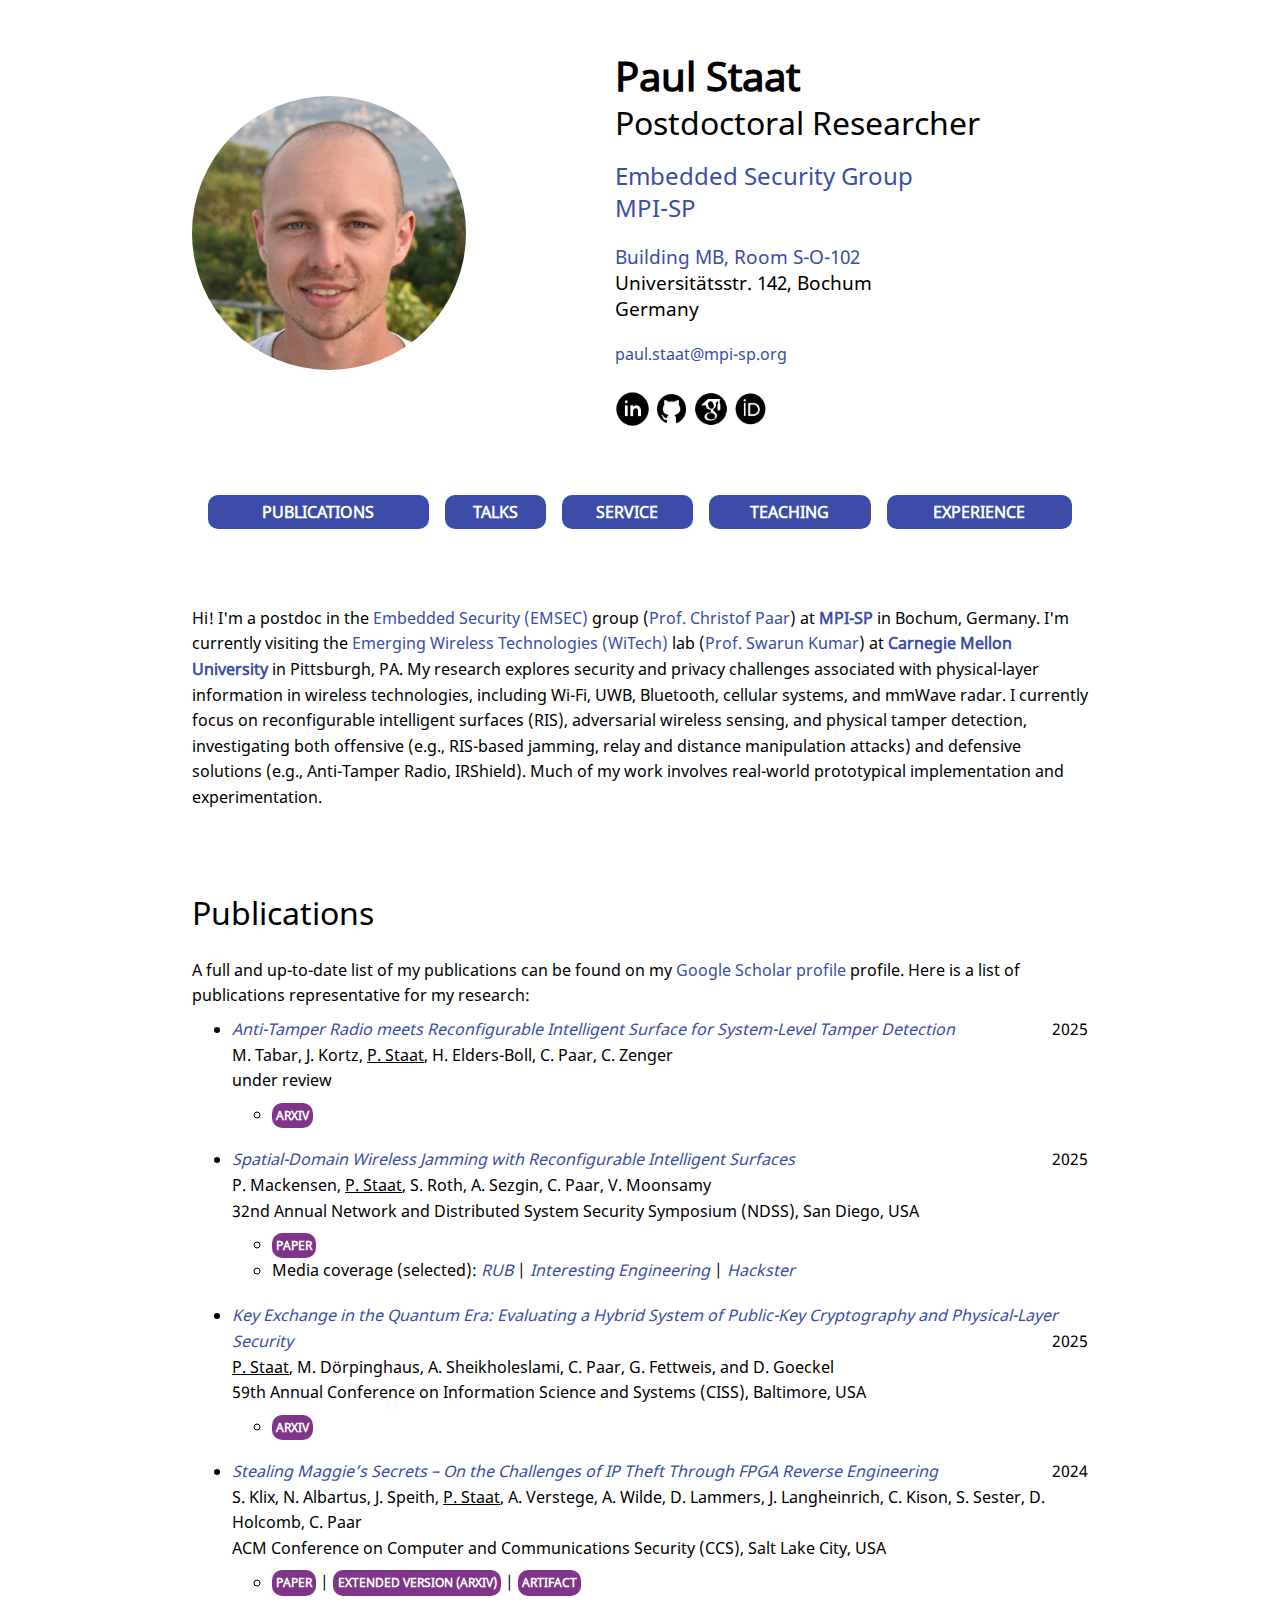
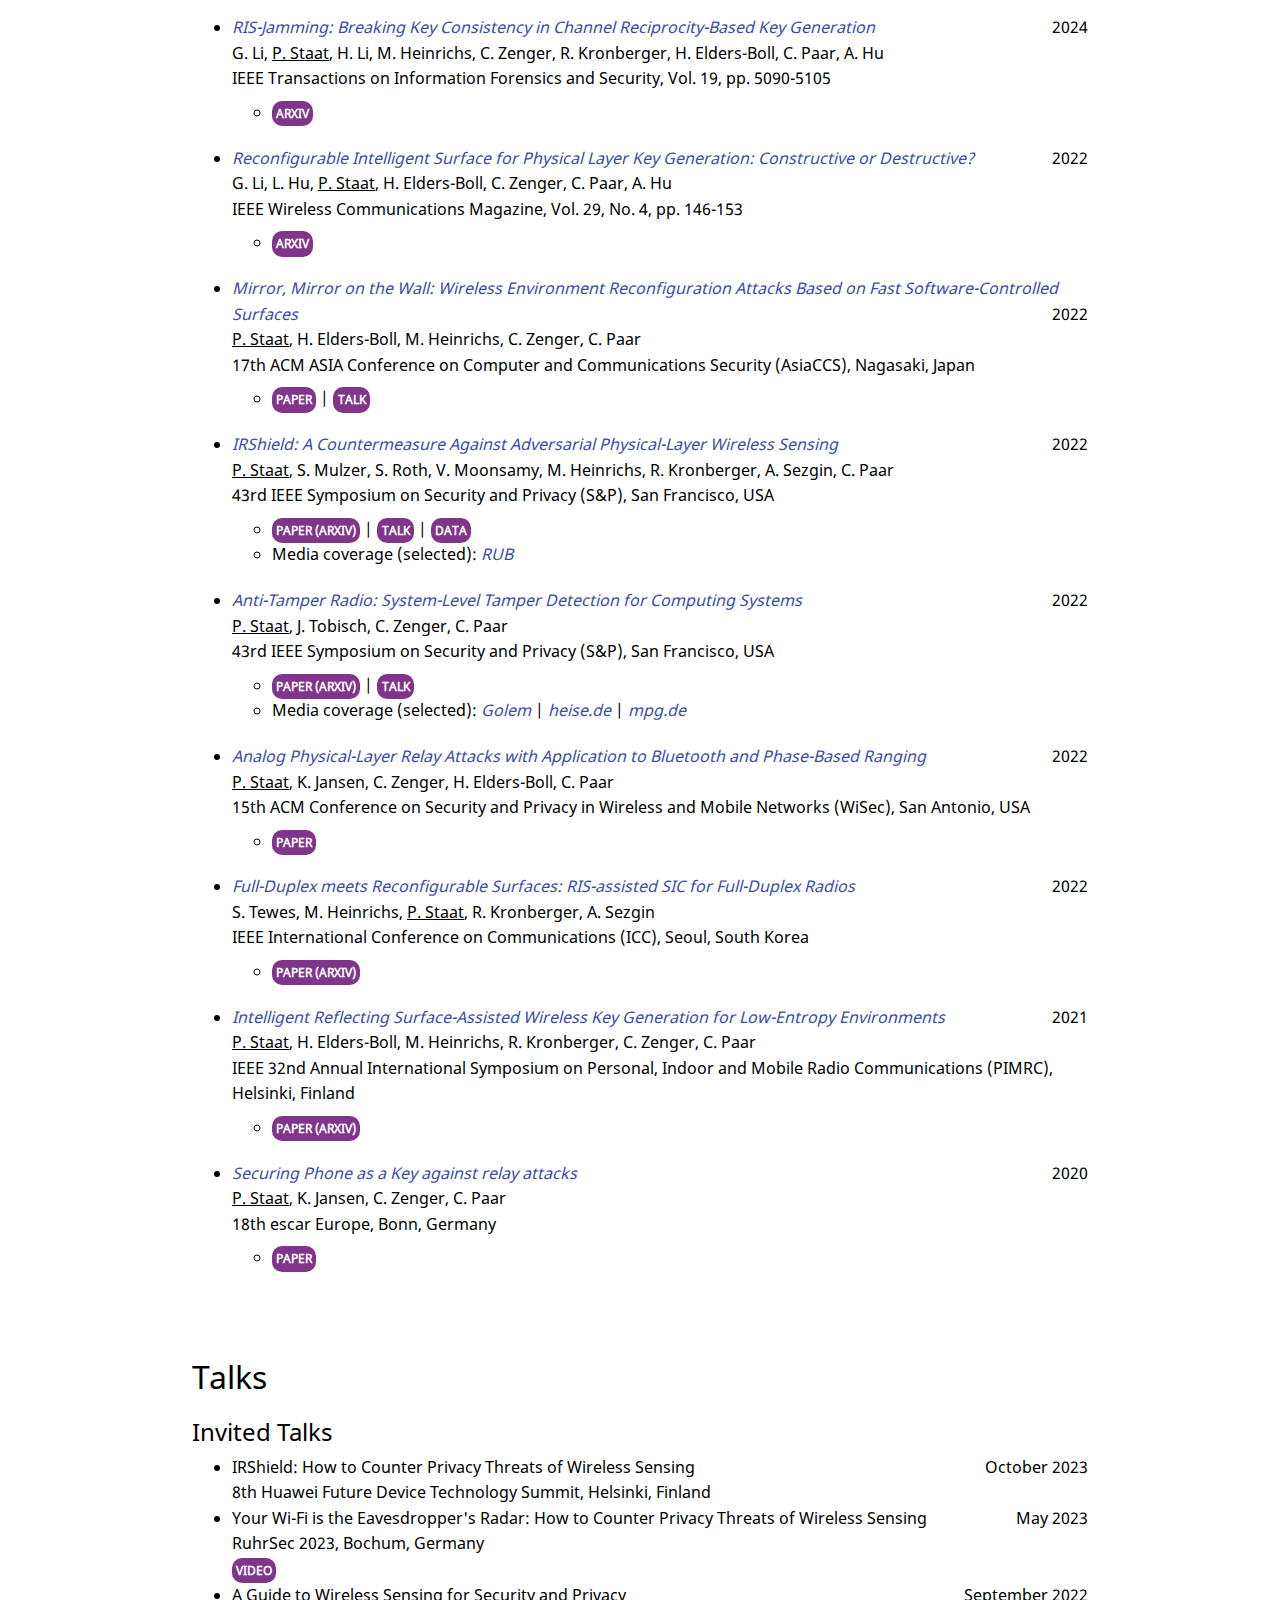
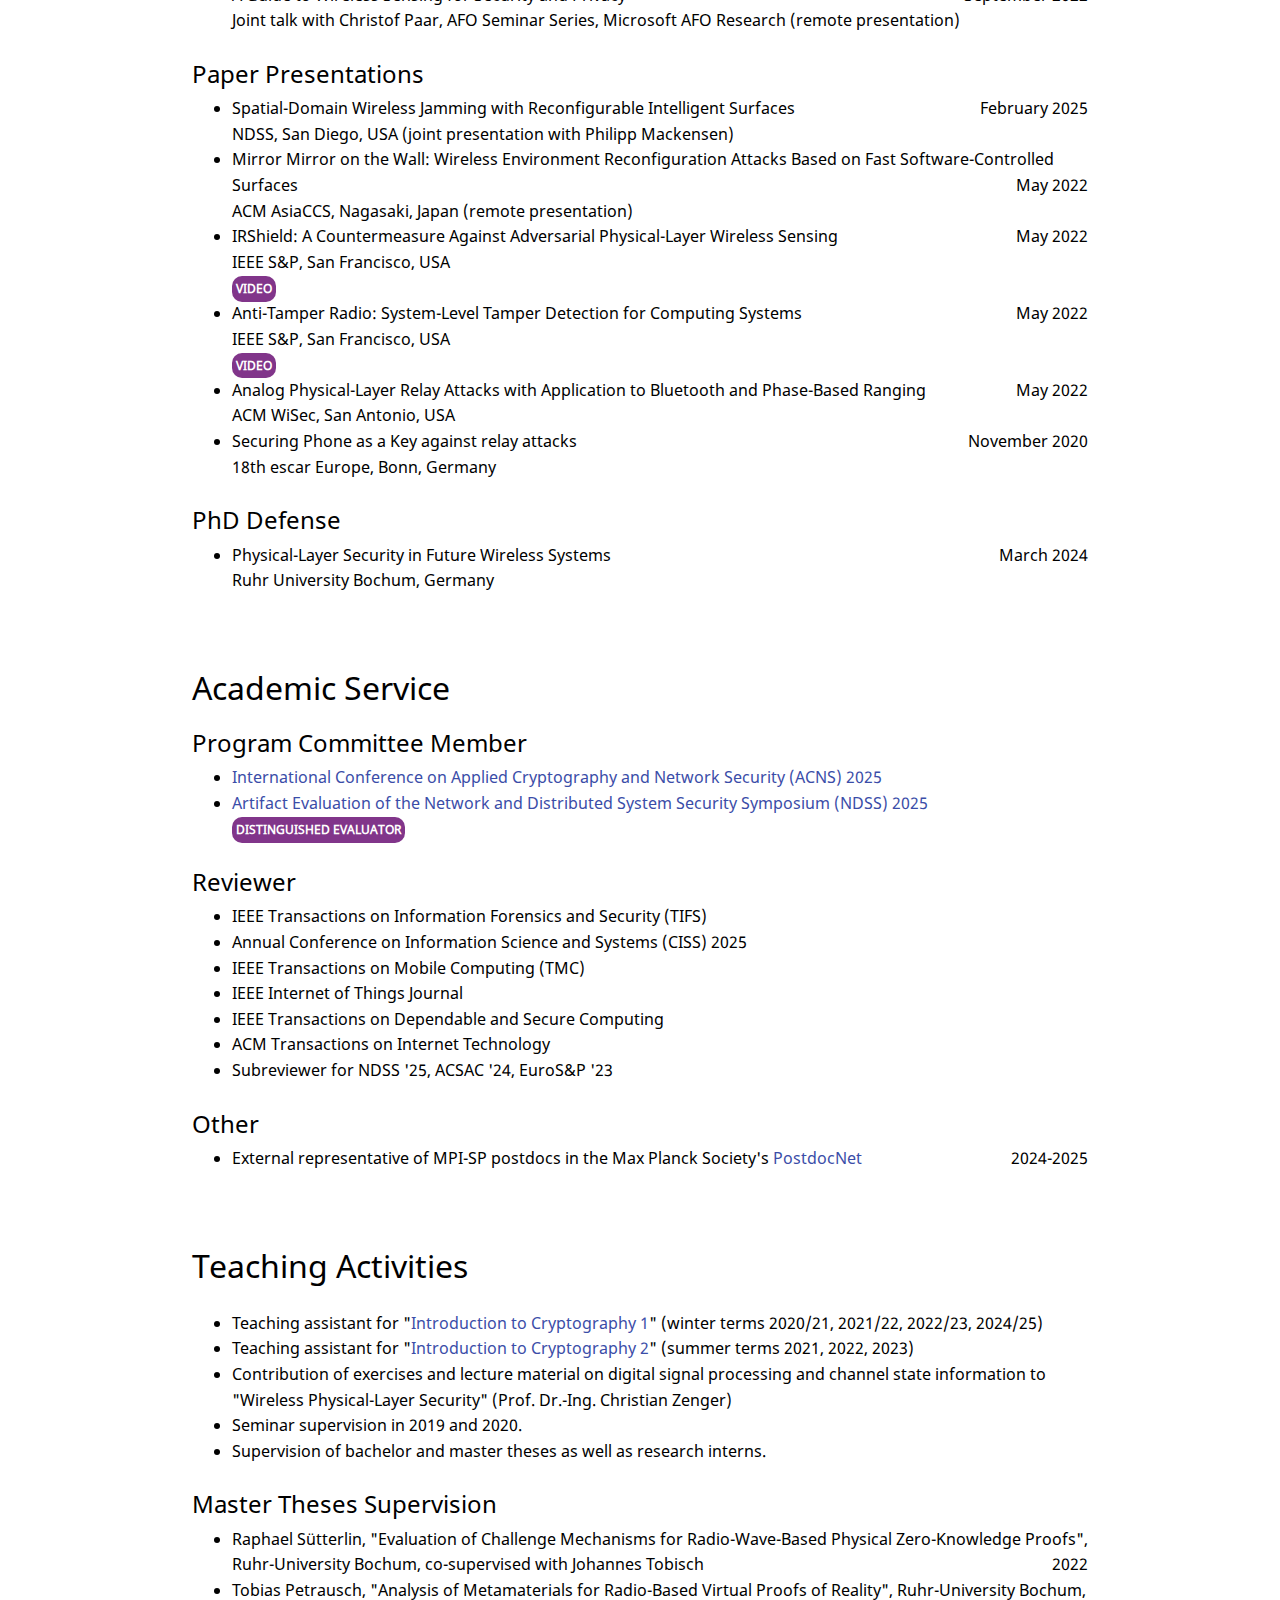
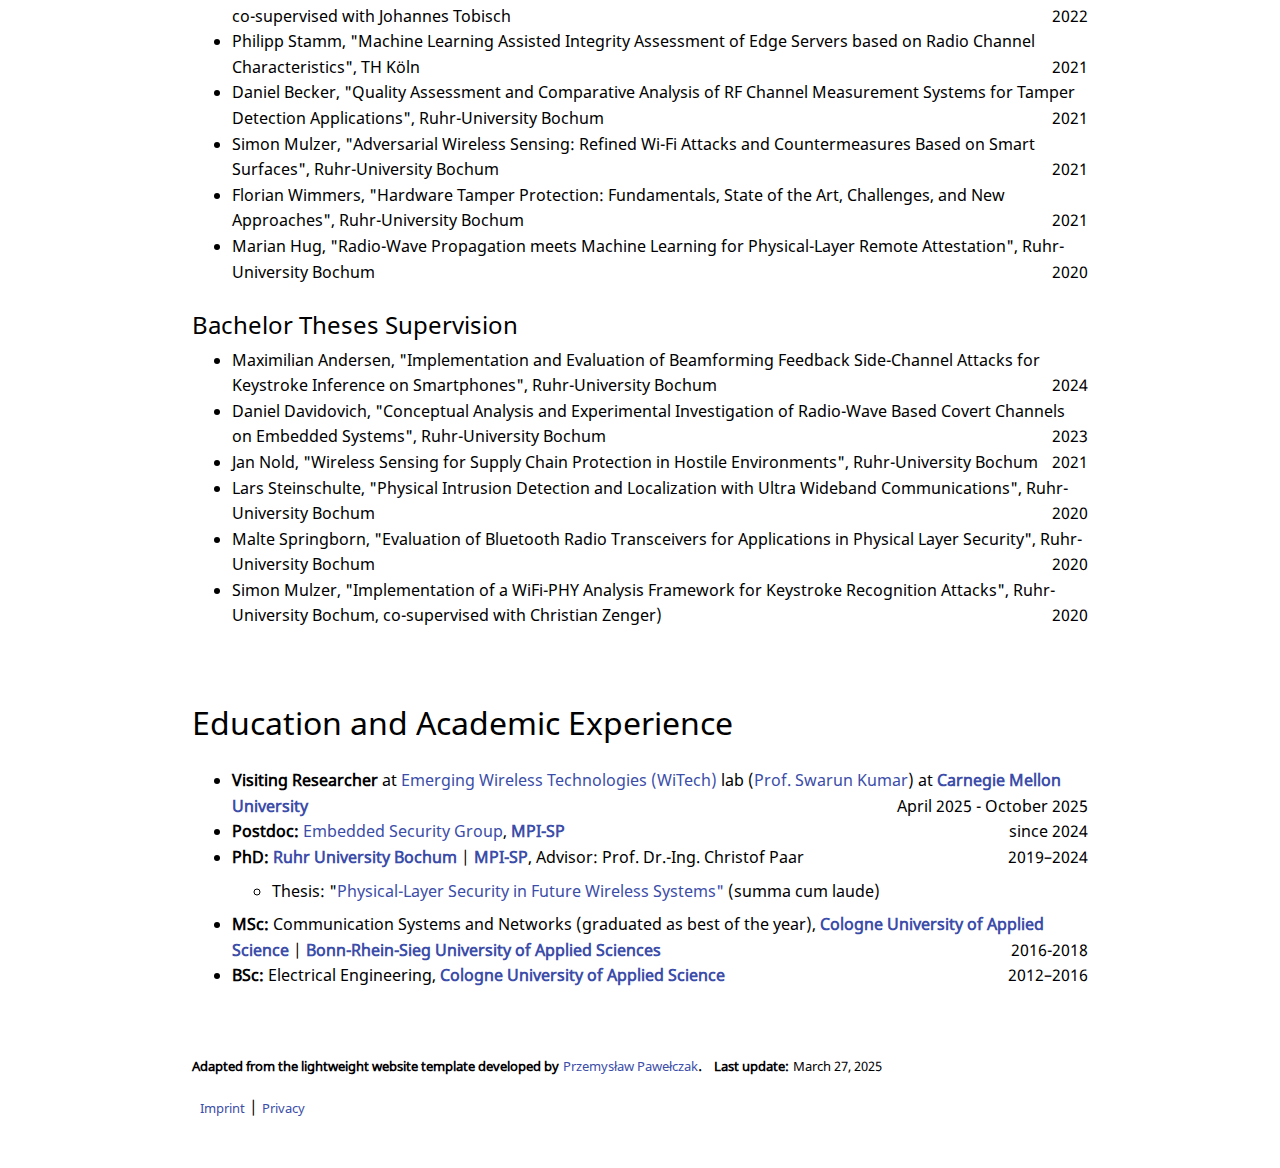
<file: index.html>
<!DOCTYPE html>
<html lang="en">

<head>
<meta charset="utf-8">
<meta http-equiv="X-UA-Compatible" content="IE=edge,chrome=1">
<meta name="google-site-verification" content="CdPrlxY5Yh8VHt8w6XohADfRWoe71u_Qcmf0B-l-8Co" />

<title>
Paul Staat's Personal Webpage
</title>

<meta name="viewport" content="width=device-width, initial-scale=1">

<link rel="stylesheet" href="css/lit_adapted.css">

</head>


<body class="c">

<div class="2 col card">
<img id="face_image" src="images/photo_ps_webs.jpg">
</div>

<div class="2 col card">
<h1 class="add_margin_bottom_negative">Paul Staat</h1>
<h3 class="add_margin_bottom_positive">Postdoctoral Researcher </h3>

<h4><a href="https://www.mpi-sp.org/paar" target="_blank">Embedded Security Group</a></h4>
<h4 class="add_margin_bottom_positive"><a href="https://www.mpi-sp.org/" target="_blank">MPI-SP</a></h4>

<h5 class="add_margin_bottom_negative"><a href="https://www.mpi-sp.org/2898/contact-and-arrival" target="_blank">Building MB, Room S-O-102</a></h5>
<h5 class="add_margin_top_negative add_margin_bottom_negative">Universitätsstr. 142, Bochum</h5>
<h5 class="add_margin_bottom_positive">Germany</h5>

<h6 class="add_margin_bottom_positive"><a href="mailto:paul.staat@mpi-sp.org">paul.staat@mpi-sp.org</a> &nbsp;</h6>

<a href="https://www.linkedin.com/in/paul-staat/" target="_blank"><img src="images/linked_in.png" alt="LinkedIn Account" class="image_small_size"></a>
<a href="https://github.com/paulstaat" target="_blank"><img src="images/github.png" alt="Github Account" class="image_small_size"></a>
<a href="https://scholar.google.com/citations?user=DZ8v1zMAAAAJ" target="_blank"><img src="images/google_scholar.png" alt="Google Scholar Account" class="image_small_size"></a>
<a href="https://orcid.org/0000-0002-7539-4847" target="_blank"><img src="images/orcid.png" alt="ORCiD" class="image_small_size"></a>

</div>


<div class="row card">
<div class="col"><a href="#section_publications"><h4 class="btn_menu">Publications</h4></a></div>
<div class="col"><a href="#section_talks"><h4 class="btn_menu">Talks</h4></a></div>
<div class="col"><a href="#section_service"><h4 class="btn_menu">Service</h4></a></div>
<div class="col"><a href="#section_teaching"><h4 class="btn_menu">Teaching</h4></a></div>
<div class="col"><a href="#section_career"><h4 class="btn_menu">Experience</h4></a></div>
</div>


<div class="card">

<p>
    Hi! I'm a postdoc in the <a href="https://www.mpi-sp.org/paar" target="_blank">Embedded Security (EMSEC)</a> group (<a href="https://www.mpi-sp.org/paar" target="_blank">Prof. Christof Paar</a>) at <a class="text_bold" href="https://www.mpi-sp.org" target="_blank">MPI-SP</a> in Bochum, Germany. I'm currently visiting the <a href="http://www.witechlab.com/" target="_blank">Emerging Wireless Technologies (WiTech)</a> lab (<a href="https://swarunkumar.com/" target="_blank">Prof. Swarun Kumar</a>) at <a class="text_bold" href="https://www.cmu.edu" target="_blank">Carnegie Mellon University</a> in Pittsburgh, PA. My research explores security and privacy challenges associated with physical-layer information in wireless technologies, including Wi-Fi, UWB, Bluetooth, cellular systems, and mmWave radar. I currently focus on reconfigurable intelligent surfaces (RIS), adversarial wireless sensing, and physical tamper detection, investigating both offensive (e.g., RIS-based jamming, relay and distance manipulation attacks) and defensive solutions (e.g., Anti-Tamper Radio, IRShield). Much of my work involves real-world prototypical implementation and experimentation.
</p>

</div>


<div class="card" id="section_publications">

    <h3>Publications</h3>

    A full and up-to-date list of my publications can be found on my <a href="https://scholar.google.com/citations?user=DZ8v1zMAAAAJ&hl=en" target="_blank">Google Scholar profile</a> profile. Here is a list of publications representative for my research:

    <ul class="spaced-ul">
        <li>
            <a class="text_italic" href="http://arxiv.org/abs/2503.14279" target="_blank">Anti-Tamper Radio meets Reconfigurable Intelligent Surface for System-Level Tamper Detection </a> <span class="hfill">2025</span>
            <br>
            M. Tabar, J. Kortz, <ins>P. Staat</ins>, H. Elders-Boll, C. Paar, C. Zenger
            <br>
            under review     
        </li>
        <ul>
            <li>
                <a class="btn" href="http://arxiv.org/abs/2503.14279" target="_blank">arXiv</a></li>
            </li>
        </ul>
    </ul>

    
    <ul class="spaced-ul">
        <li>
            <a class="text_italic" href="https://www.ndss-symposium.org/ndss-paper/spatial-domain-wireless-jamming-with-reconfigurable-intelligent-surfaces/" target="_blank">Spatial-Domain Wireless Jamming with Reconfigurable Intelligent Surfaces</a> <span class="hfill">2025</span>
            <br>
            P. Mackensen, <ins>P. Staat</ins>, S. Roth, A. Sezgin, C. Paar, V. Moonsamy
            <br>
            32nd Annual Network and Distributed System Security Symposium (NDSS), San Diego, USA     
        </li>
        <ul>
            <li>
                <a class="btn" href="https://www.ndss-symposium.org/wp-content/uploads/2025-440-paper.pdf" target="_blank">Paper</a></li>
                <li>Media coverage (selected): 
                <a class="text_italic" href="https://news.rub.de/english/press-releases/2025-02-24-cybercriminals-doorway-researchers-reveal-new-method-attacking-wi-fi-networks" target="_blank">RUB</a> | <a class="text_italic" href="https://interestingengineering.com/innovation/intelligent-reflective-targeted-network-jamming" target="_blank">Interesting Engineering</a> | <a class="text_italic" href="https://www.hackster.io/news/jam-it-all-a6158cdcf4f5" target="_blank">Hackster</a>
            </li>
        </ul>
    </ul>


    <ul class="spaced-ul">

        <li>
            <a class="text_italic" href="https://arxiv.org/abs/2412.13352v1" target="_blank">Key Exchange in the Quantum Era: Evaluating a Hybrid System of Public-Key Cryptography and Physical-Layer Security</a><span class="hfill">2025</span> 
            <br>
            <ins>P. Staat</ins>, M. Dörpinghaus, A. Sheikholeslami, C. Paar, G. Fettweis, and D. Goeckel
            <br>
            59th Annual Conference on Information Science and Systems (CISS), Baltimore, USA     
        </li>
        <ul>
            <li>
                <a class="btn" href="https://arxiv.org/abs/2412.13352v1" target="_blank">arXiv</a>
            </li>
        </ul>
    </ul>


    
    
    <ul class="spaced-ul">
        <li>
            <a class="text_italic" href="https://dl.acm.org/doi/10.1145/3658644.3690235" target="_blank">Stealing Maggie’s Secrets – On the Challenges of IP Theft Through FPGA Reverse Engineering</a> <span class="hfill">2024</span>  
            <br>
            S. Klix, N. Albartus, J. Speith, <ins>P. Staat</ins>, A. Verstege, A. Wilde, D. Lammers, J. Langheinrich, C. Kison, S. Sester, D. Holcomb, C. Paar
            <br>
            ACM Conference on Computer and Communications Security (CCS), Salt Lake City, USA
        </li>
        <ul>
            <li>
                <a class="btn" href="https://dl.acm.org/doi/pdf/10.1145/3658644.3690235" target="_blank">Paper</a> | <a class="btn" href="https://arxiv.org/abs/2312.06195">Extended Version (arXiv)</a> | <a class="btn" href="https://zenodo.org/records/12780075" target="_blank">Artifact</a>
            </li>
                
        </ul>
    </ul>
    
    
    
    <ul class="spaced-ul">
        <li>
            <a class="text_italic" href="https://ieeexplore.ieee.org/document/10500386" target="_blank">RIS-Jamming: Breaking Key Consistency in Channel Reciprocity-Based Key Generation
            </a> <span class="hfill">2024</span> 
            <br>
            G. Li, <ins>P. Staat</ins>, H. Li, M. Heinrichs, C. Zenger, R. Kronberger, H. Elders-Boll, C. Paar, A. Hu
            <br>
            IEEE Transactions on Information Forensics and Security, Vol. 19, pp. 5090-5105          
        </li>
        <ul>
            <li>
                <a class="btn" href="https://arxiv.org/abs/2303.07015" target="_blank">arXiv</a>
            </li>   
        </ul>
    </ul>

   


    <ul class="spaced-ul">

        <li>
            <a class="text_italic" href="https://ieeexplore.ieee.org/document/9771319" target="_blank">Reconfigurable Intelligent Surface for Physical Layer Key Generation: Constructive or Destructive?</a><span class="hfill">2022</span> 
            <br> 
            G. Li, L. Hu, <ins>P. Staat</ins>, H. Elders-Boll, C. Zenger, C. Paar, A. Hu
            <br>
            IEEE Wireless Communications Magazine, Vol. 29, No. 4, pp. 146-153
        </li>
        <ul>
            <li>
                <a class="btn" href="https://arxiv.org/abs/2112.10043" target="_blank">arXiv</a>
            </li>
            
        </ul>
    </ul>


    <ul class="spaced-ul">

        <li>
            <a class="text_italic" href="https://dl.acm.org/doi/10.1145/3488932.3497767" target="_blank">Mirror, Mirror on the Wall: Wireless Environment Reconfiguration Attacks Based on Fast Software-Controlled Surfaces</a><span class="hfill">2022</span>   
            <br>
            <ins>P. Staat</ins>, H. Elders-Boll, M. Heinrichs, C. Zenger, C. Paar
            <br>
            17th ACM ASIA Conference on Computer and Communications Security (AsiaCCS), Nagasaki, Japan   
        </li>
        <ul>
            <li>
                <a class="btn" href="https://dl.acm.org/doi/pdf/10.1145/3488932.3497767" target="_blank">Paper</a> | <a class="btn" href="https://dl.acm.org/doi/suppl/10.1145/3488932.3497767/suppl_file/ASIA-CCS22-fp145.mp4">Talk</a>
            </li>
        </ul>
    </ul>




    <ul class="spaced-ul">

        <li>
            <a class="text_italic" href="https://ieeexplore.ieee.org/document/9833676/" target="_blank">IRShield: A Countermeasure Against Adversarial Physical-Layer Wireless Sensing</a><span class="hfill">2022</span>
            <br>
            <ins>P. Staat</ins>, S. Mulzer, S. Roth, V. Moonsamy, M. Heinrichs, R. Kronberger, A. Sezgin, C. Paar
            <br>
            43rd IEEE Symposium on Security and Privacy (S&P), San Francisco, USA
        </li>
        <ul>
            <li>
                <a class="btn" href="https://arxiv.org/abs/2112.01967" target="_blank">Paper (arXiv)</a> | <a class="btn" href="https://www.youtube.com/watch?v=CeXy_KriHEk" target="_blank">Talk</a> | <a class="btn" href="https://doi.org/10.5281/zenodo.6367410" target="_blank">Data</a>
            </li>
            <li>Media coverage (selected): 
                <a class="text_italic" href="https://news.rub.de/english/press-releases/2022-05-24-it-security-new-countermeasure-against-unwanted-wireless-surveillance" target="_blank">RUB</a> 
            </li>
        </ul>
    </ul>



    <ul class="spaced-ul">

        <li>
            <a class="text_italic" href="https://ieeexplore.ieee.org/document/9833631" target="_blank">Anti-Tamper Radio: System-Level Tamper Detection for Computing Systems</a><span class="hfill">2022</span>     
            <br>
            <ins>P. Staat</ins>, J. Tobisch, C. Zenger, C. Paar
            <br>
            43rd IEEE Symposium on Security and Privacy (S&P), San Francisco, USA
        </li>
        <ul>
            <li>
                <a class="btn" href="https://arxiv.org/abs/2112.09014" target="_blank">Paper (arXiv)</a> | <a class="btn" href="https://www.youtube.com/watch?v=BHodGUUjNyU" target="_blank">Talk</a>
            </li>
            <li>Media coverage (selected): 
                <a class="text_italic" href="https://www.golem.de/news/it-sicherheit-forscher-entwickeln-alarmanlage-gegen-hardware-angriffe-2206-165991.html" target="_blank">Golem</a> | <a class="text_italic" href="https://www.heise.de/news/Funkwellen-Alarmanlage-gegen-Hardware-Attacken-7136806.html" target="_blank">heise.de</a> | <a class="text_italic" href="https://www.mpg.de/18776166/hardware-angriff-cyber-sicherheit" target="_blank">mpg.de</a>
            </li>
        </ul>
    </ul>




    <ul class="spaced-ul">

        <li>
            <a class="text_italic" href="https://dl.acm.org/doi/10.1145/3507657.3528536" target="_blank">Analog Physical-Layer Relay Attacks with Application to Bluetooth and Phase-Based Ranging</a><span class="hfill">2022</span>
            <br>
            <ins>P. Staat</ins>, K. Jansen, C. Zenger, H. Elders-Boll, C. Paar
            <br>
            15th ACM Conference on Security and Privacy in Wireless and Mobile Networks (WiSec), San Antonio, USA
        </li>
        <ul>
            <li>
                <a class="btn" href="https://dl.acm.org/doi/pdf/10.1145/3507657.3528536" target="_blank">Paper</a></li>
                
        </ul>
    </ul>



    <ul class="spaced-ul">

        <li>
            <a class="text_italic" href="https://ieeexplore.ieee.org/document/9839223" target="_blank">Full-Duplex meets Reconfigurable Surfaces: RIS-assisted SIC for Full-Duplex Radios</a><span class="hfill">2022</span>      
            <br>
            S. Tewes, M. Heinrichs, <ins>P. Staat</ins>, R. Kronberger, A. Sezgin
            <br>
            IEEE International Conference on Communications (ICC), Seoul, South Korea
        </li>
        <ul>
            <li>
                <a class="btn" href="https://arxiv.org/pdf/2105.12646" target="_blank">Paper (arXiv)</a></li>
                
        </ul>
    </ul>



    <ul class="spaced-ul">

        <li>
            <a class="text_italic" href="https://ieeexplore.ieee.org/abstract/document/9569556" target="_blank">Intelligent Reflecting Surface-Assisted Wireless Key Generation for Low-Entropy Environments</a><span class="hfill">2021</span>   
            <br>
            <ins>P. Staat</ins>, H. Elders-Boll, M. Heinrichs, R. Kronberger, C. Zenger, C. Paar
            <br>
            IEEE 32nd Annual International Symposium on Personal, Indoor and Mobile Radio Communications (PIMRC), Helsinki, Finland       
        </li>
        <ul>
            <li>
                <a class="btn" href="https://arxiv.org/pdf/2010.06613" target="_blank">Paper (arXiv)</a>
            </li>
            
        </ul>
    </ul>



    <ul class="spaced-ul">

        <li>
            <a class="text_italic" href="https://hss-opus.ub.ruhr-uni-bochum.de/opus4/frontdoor/index/index/year/2020/docId/7546" target="_blank">Securing Phone as a Key against relay attacks</a> <span class="hfill">2020</span>
            <br>
            <ins>P. Staat</ins>, K. Jansen, C. Zenger, C. Paar
            <br>
            18th escar Europe, Bonn, Germany
        </li>
        <ul>
            <li>
                <a class="btn" href="https://hss-opus.ub.ruhr-uni-bochum.de/opus4/frontdoor/deliver/index/docId/7546/file/05_escar_Europe_2020_paper_24.pdf" target="_blank">Paper</a>
            </li>
        </ul>
    </ul>

</div>


<div class="card" id="section_talks">
    
    <h3>Talks</h3>

    <h4 class="add_margin_top_positive">Invited Talks</h4>
    <ul>
        <li>
            IRShield: How to Counter Privacy Threats of Wireless Sensing <span class="hfill">October 2023</span>
            <br>
            8th Huawei Future Device Technology Summit, Helsinki, Finland
        </li>
        <li>
            Your Wi-Fi is the Eavesdropper's Radar: How to Counter Privacy Threats of Wireless Sensing<span class="hfill">May 2023</span>
            <br>
            RuhrSec 2023, Bochum, Germany
            <br>
            <a href="https://www.youtube.com/watch?v=WcZJRUT5-Jk"><span class="btn">Video</span></a>
        </li>
        <li>
            A Guide to Wireless Sensing for Security and Privacy<span class="hfill">September 2022</span>
            <br>
            Joint talk with Christof Paar, AFO Seminar Series, Microsoft AFO Research (remote presentation)
        </li>
    </ul>

    
    <h4 class="add_margin_top_positive">Paper Presentations</h4>
    <ul>
        <li>
            Spatial-Domain Wireless Jamming with Reconfigurable Intelligent Surfaces<span class="hfill">February 2025</span>
            <br>
            NDSS, San Diego, USA (joint presentation with Philipp Mackensen)
        </li>
        <li>
            Mirror Mirror on the Wall: Wireless Environment Reconfiguration Attacks Based on Fast Software-Controlled Surfaces<span class="hfill">May 2022</span>
            <br>
            ACM AsiaCCS, Nagasaki, Japan (remote presentation)
        </li>
        <li>
            IRShield: A Countermeasure Against Adversarial Physical-Layer Wireless Sensing<span class="hfill">May 2022</span>
            <br>IEEE S&P, San Francisco, USA
            <br>
            <a href="https://www.youtube.com/watch?v=oDQZkMt9dKg"><span class="btn">Video</span></a>
        </li>
        <li>
            Anti-Tamper Radio: System-Level Tamper Detection for Computing Systems <span class="hfill">May 2022</span>
            <br>IEEE S&P, San Francisco, USA
            <br>
            <a href="https://www.youtube.com/watch?v=BHodGUUjNyU"><span class="btn">Video</span></a>
        </li>
        <li>
            Analog Physical-Layer Relay Attacks with Application to Bluetooth and Phase-Based Ranging <span class="hfill">May 2022</span>
            <br>ACM WiSec, San Antonio, USA
        </li>
        <li>
            Securing Phone as a Key against relay attacks <span class="hfill">November 2020</span>
            <br>
            18th escar Europe, Bonn, Germany
        </li>
    </ul>


    <h4 class="add_margin_top_positive">PhD Defense</h4>

    <ul>
        <li>Physical-Layer Security in Future Wireless Systems <span class="hfill">March 2024</span>
            <br>
            Ruhr University Bochum, Germany
        
        </li>
        
    </ul>
    
</div>





<div class="card" id="section_service">

    <h3>Academic Service</h3>

    <h4 class="add_margin_top_positive">Program Committee Member</h4>
    <ul>
        <li>
            <a href="https://acns2025.fordaysec.de" target="_blank">International Conference on Applied Cryptography and Network Security (ACNS) 2025</a>
        </li>
        <li>
            <a href="https://www.ndss-symposium.org/ndss2025/submissions/call-for-artifacts/" target="_blank">Artifact Evaluation of the Network and Distributed System Security Symposium (NDSS) 2025</a><br> <span class="btn">Distinguished Evaluator</span> 
        </li>
    </ul>

    <h4 class="add_margin_top_positive">Reviewer</h4>
    <ul>
        <li>
            IEEE Transactions on Information Forensics and Security (TIFS)
        </li>
        <li>
            Annual Conference on Information Science and Systems (CISS) 2025
        </li>
        <li>
            IEEE Transactions on Mobile Computing (TMC)
        </li>
        <li>
            IEEE Internet of Things Journal
        </li>
        <li>
            IEEE Transactions on Dependable and Secure Computing
        </li>
        <li>
            ACM Transactions on Internet Technology
        </li>
        <li>
            Subreviewer for NDSS '25, ACSAC '24, EuroS&P '23
        </li>
    </ul>


    <h4 class="add_margin_top_positive">Other</h4>

    <ul>
        <li>External representative of MPI-SP postdocs in the Max Planck Society's <a href="https://www.postdocnet.mpg.de/" target="_blank">PostdocNet</a> <span class="hfill">2024-2025</span></li>
    </ul>


</div>



<div class="card" id="section_teaching">

    <h3>Teaching Activities</h3>

    <ul>
        <li>
            Teaching assistant for "<a target="_blank" href="https://vvz.ruhr-uni-bochum.de/campus/all/event.asp?gguid=0x7F678AB92B5643C8BE3D155D3CAA8F67&tguid=">Introduction to Cryptography 1</a>" (winter terms 2020/21, 2021/22, 2022/23, 2024/25)
        </li>
        <li>
            Teaching assistant for "<a target="_blank" href="https://vvz.ruhr-uni-bochum.de/campus/all/event.asp?gguid=0xE2C62726D42B4C418E500D031DC03A00&tguid=">Introduction to Cryptography 2</a>" (summer terms 2021, 2022, 2023)
        </li>
        <li>
            Contribution of exercises and lecture material on digital signal processing and channel state information to "Wireless Physical-Layer Security" (Prof. Dr.-Ing. Christian Zenger)
        </li>
        <li>
            Seminar supervision in 2019 and 2020.
        </li>
        <li>
            Supervision of bachelor and master theses as well as research interns.
        </li>
    </ul>


    <h4 class="add_margin_top_positive">Master Theses Supervision</h4>

    <ul>
        <li>
            Raphael Sütterlin, "Evaluation of Challenge Mechanisms for Radio-Wave-Based Physical Zero-Knowledge Proofs", Ruhr-University Bochum, co-supervised with Johannes Tobisch <span class="hfill">2022</span>
        </li>
        <li>
            Tobias Petrausch, "Analysis of Metamaterials for Radio-Based Virtual Proofs of Reality", Ruhr-University Bochum, co-supervised with Johannes Tobisch<span class="hfill">2022</span>
        </li>
        <li>
            Philipp Stamm, "Machine Learning Assisted Integrity Assessment of Edge Servers based on Radio Channel Characteristics", TH Köln <span class="hfill">2021</span>
        </li>
        <li>
            Daniel Becker, "Quality Assessment and Comparative Analysis of RF Channel Measurement Systems for Tamper Detection Applications", Ruhr-University Bochum <span class="hfill">2021</span>
        </li>
        <li>
            Simon Mulzer, "Adversarial Wireless Sensing: Refined Wi-Fi Attacks and Countermeasures Based on Smart Surfaces", Ruhr-University Bochum <span class="hfill">2021</span>
        </li>
        <li>
            Florian Wimmers, "Hardware Tamper Protection: Fundamentals, State of the Art, Challenges, and New Approaches", Ruhr-University Bochum<span class="hfill">2021</span>
        </li>
        <li>
            Marian Hug, "Radio-Wave Propagation meets Machine Learning for Physical-Layer Remote Attestation", Ruhr-University Bochum<span class="hfill">2020</span>
        </li>

    </ul>

    <h4 class="add_margin_top_positive">Bachelor Theses Supervision</h4>

    <ul>
        <li>
            Maximilian Andersen, "Implementation and Evaluation of Beamforming Feedback Side-Channel Attacks for Keystroke Inference on Smartphones", Ruhr-University Bochum<span class="hfill">2024</span>
        </li>
        <li>
            Daniel Davidovich, "Conceptual Analysis and Experimental Investigation of Radio-Wave Based Covert Channels on Embedded Systems", Ruhr-University Bochum<span class="hfill">2023</span>
        </li>
        <li>
            Jan Nold, "Wireless Sensing for Supply Chain Protection in Hostile Environments", Ruhr-University Bochum<span class="hfill">2021</span>
        </li>
        <li>
            Lars Steinschulte, "Physical Intrusion Detection and Localization with Ultra Wideband Communications", Ruhr-University Bochum<span class="hfill">2020</span>
        </li>
        <li>
            Malte Springborn, "Evaluation of Bluetooth Radio Transceivers for Applications in Physical Layer Security", Ruhr-University Bochum<span class="hfill">2020</span>
        </li>
        <li>
            Simon Mulzer, "Implementation of a WiFi-PHY Analysis Framework for Keystroke Recognition Attacks", Ruhr-University Bochum, co-supervised with Christian Zenger)<span class="hfill">2020</span> 
        </li>
    </ul>


</div>



<div class="card" id="section_career">

    <h3>Education and Academic Experience</h3>

    <ul>
        <li><span class="text_bold">Visiting Researcher</span> at <a href="http://www.witechlab.com/" target="_blank">Emerging Wireless Technologies (WiTech)</a> lab (<a href="https://swarunkumar.com/" target="_blank">Prof. Swarun Kumar</a>) at <a class="text_bold" href="https://www.cmu.edu" target="_blank">Carnegie Mellon University</a>  <span class="hfill">April 2025 - October 2025</span></li>
        
        <li><span class="text_bold"> Postdoc:</span> <a href="https://www.mpi-sp.org/paar" target="_blank">Embedded Security Group</a>, <a class="text_bold" href="https://www.mpi-sp.org/" target="_blank">MPI-SP</a>  <span class="hfill">since 2024</span></li>

        <li>
            <span class="text_bold">PhD:</span> <a class="text_bold" href="https://www.rub.de" target="_blank">Ruhr University Bochum</a> | <a class="text_bold" href="https://www.mpi-sp.org" target="_blank">MPI-SP</a>, Advisor: Prof. Dr.-Ing. Christof Paar</span> <span class="hfill">2019–2024</span>
        </li>
        <ul>
        <li>
            Thesis: "<a href="https://doi.org/10.13154/294-12845" target="_blank">Physical-Layer Security in Future Wireless Systems"</a> (summa cum laude)
        </li>
        </ul>

        <li><span class="text_bold"> MSc:</span> Communication Systems and Networks (graduated as best of the year), <a class="text_bold" href="https://www.th-koeln.de" target="_blank">Cologne University of Applied Science</a> | <a class="text_bold" href="https://www.h-brs.de" target="_blank">Bonn-Rhein-Sieg University of Applied Sciences</a>  <span class="hfill">2016-2018</span>
        </li>


        <li><span class="text_bold"> BSc:</span> Electrical Engineering, <a class="text_bold" href="https://www.th-koeln.de" target="_blank">Cologne University of Applied Science</a> <span class="hfill">2012–2016</span>
        </li>
    </ul>

</div>



<div class="card" id="footer">
        
    <p><span class="text_bold text_footer">Adapted from the lightweight website template developed by</span> <a class="text_footer" href="https://github.com/przemyslaw-pawelczak/przemyslaw-pawelczak.github.io" target="_blank">Przemysław Pawełczak</a>. &nbsp; <span class="text_bold text_footer">Last update:</span> <span class="text_footer">March 27, 2025</span></p> &nbsp; 

    <a class="text_footer" href="impressum.html" target="_blank">Imprint</a> | <a class="text_footer" href="privacy.html" target="_blank">Privacy</a>

<div>

</body>

</html>
</file>
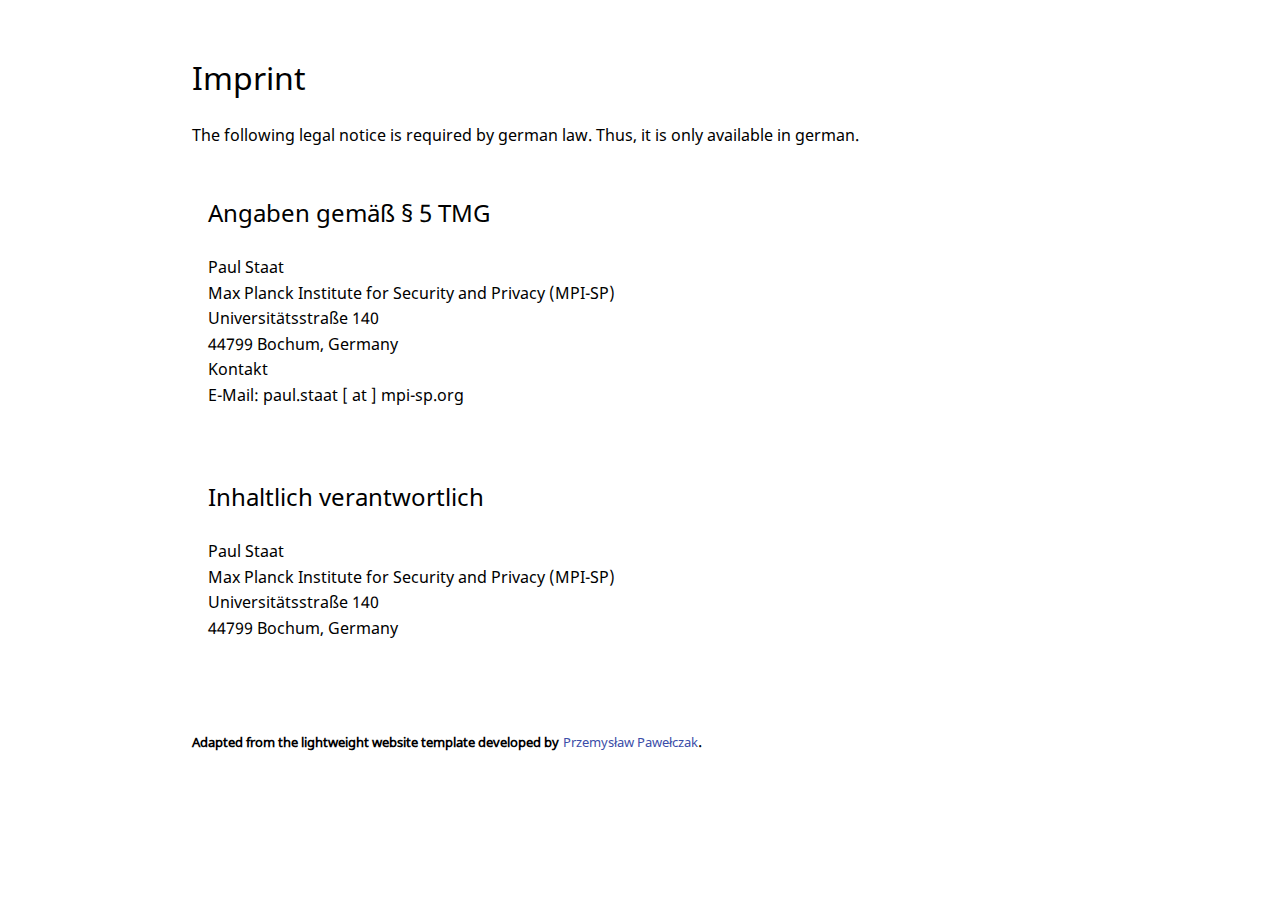
<file: impressum.html>
<!DOCTYPE html>
<html lang="en">

<head>
<meta charset="utf-8">
<meta http-equiv="X-UA-Compatible" content="IE=edge,chrome=1">

<title>
Paul Staat's Personal Webpage
</title>

<meta name="viewport" content="width=device-width, initial-scale=1">

<link rel="stylesheet" href="css/lit_adapted.css">

</head>


<body class="c">

<div class="card" id="section_impressum">

    <h3>Imprint</h3>

    The following legal notice is required by german law. Thus, it is only available in german.

<div class="card" id="section_students">
    <h4 class="add_margin_top_positive">Angaben gemäß § 5 TMG</h4>

    <p>
        Paul Staat<br/>
        Max Planck Institute for Security and Privacy (MPI-SP)<br/>
        Universitätsstraße 140<br/>
        44799 Bochum, Germany
        <br>
        Kontakt<br>
        E-Mail: paul.staat [ at ] mpi-sp.org
    </p>
</div>


<div class="card" id="section_students">

    <h4 class="add_margin_top_positive">Inhaltlich verantwortlich</h4>

    <p>
        Paul Staat<br/>
        Max Planck Institute for Security and Privacy (MPI-SP)<br/>
        Universitätsstraße 140<br/>
        44799 Bochum, Germany
    </p>
</div>

</div>


<div class="card" id="footer">
    
<p><span class="text_bold text_footer">Adapted from the lightweight website template developed by</span> <a class="text_footer" href="https://github.com/przemyslaw-pawelczak/przemyslaw-pawelczak.github.io" target="_blank">Przemysław Pawełczak</a>. &nbsp; </p>

<div>

</body>

</html>
</file>
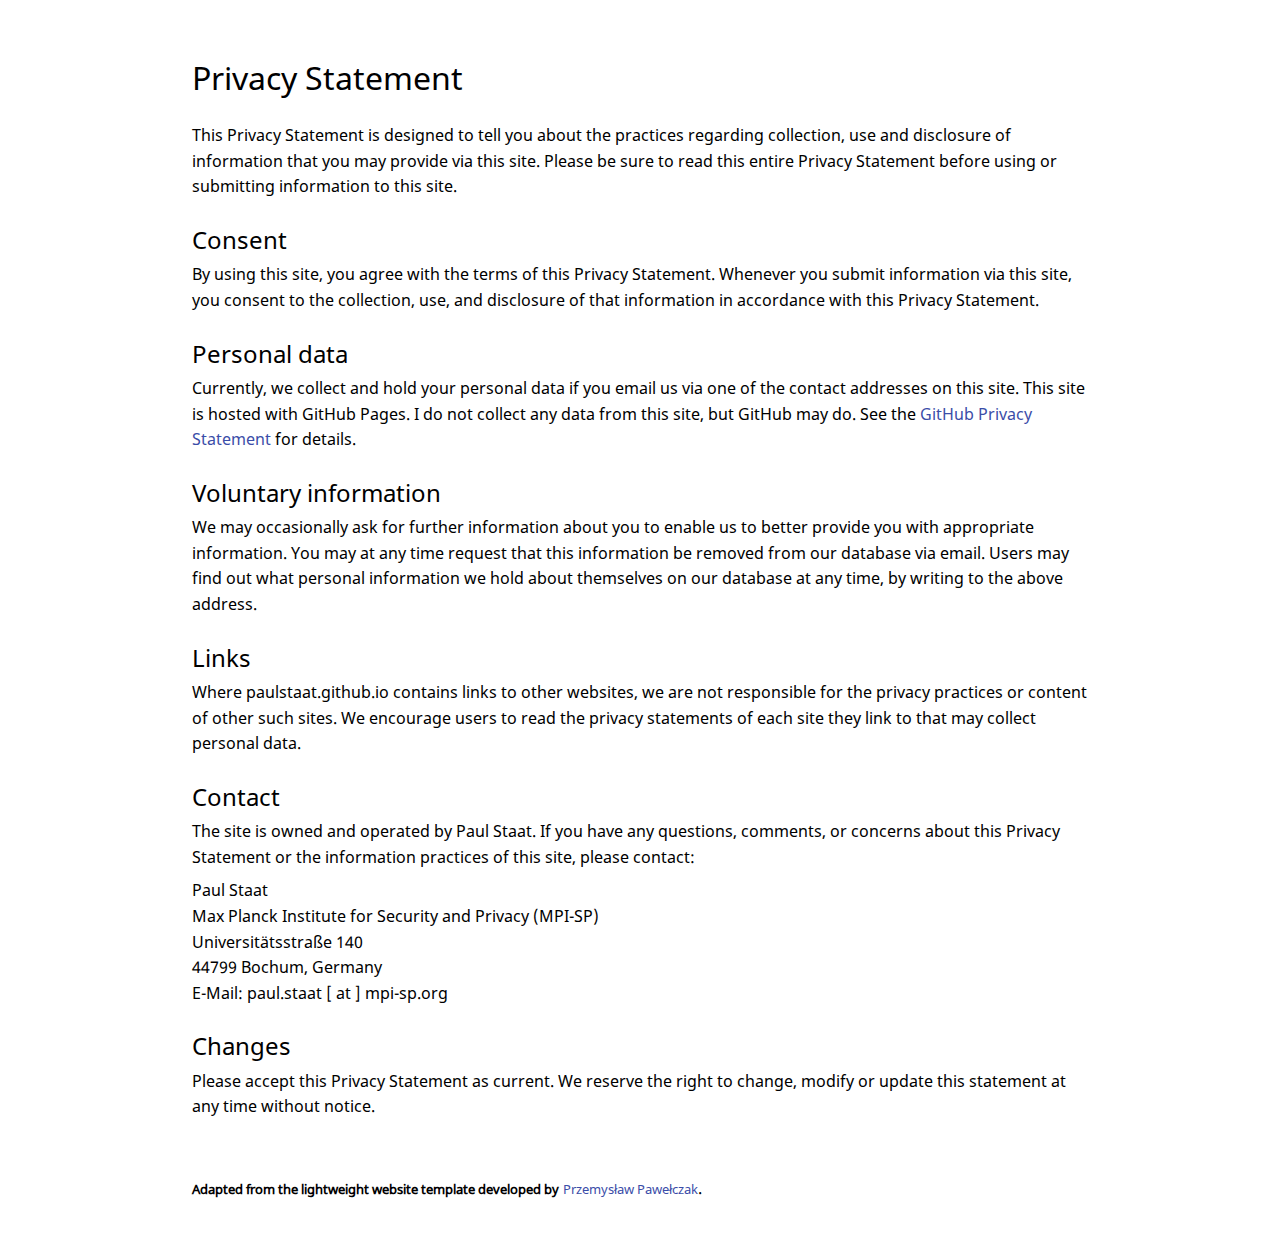
<file: privacy.html>
<!DOCTYPE html>
<html lang="en">

<head>
<meta charset="utf-8">
<meta http-equiv="X-UA-Compatible" content="IE=edge,chrome=1">

<title>
Paul Staat's Personal Webpage
</title>

<meta name="viewport" content="width=device-width, initial-scale=1">

<link rel="stylesheet" href="css/lit_adapted.css">

</head>


<body class="c">

<div class="card" id="section_privacy">

    <h3>Privacy Statement</h3>

    <p>
    This Privacy Statement is designed to tell you about the practices regarding collection, use and disclosure of information that you may provide via this site. Please be sure to read this entire Privacy Statement before using or submitting information to this site.
    </p>

    <h4 class="add_margin_top_positive">Consent</h4>
    By using this site, you agree with the terms of this Privacy Statement. Whenever you submit information via this site, you consent to the collection, use, and disclosure of that information in accordance with this Privacy Statement.
    
    <h4 class="add_margin_top_positive">Personal data</h4>
    Currently, we collect and hold your personal data if you email us via one of the contact addresses on this site. This site is hosted with GitHub Pages. I do not collect any data from this site, but GitHub may do. See the <a href="https://docs.github.com/en/site-policy/privacy-policies/github-general-privacy-statement" target="_blank">GitHub Privacy Statement</a> for details.
    
    <h4 class="add_margin_top_positive">Voluntary information</h4>
    We may occasionally ask for further information about you to enable us to better provide you with appropriate information. You may at any time request that this information be removed from our database via email. Users may find out what personal information we hold about themselves on our database at any time, by writing to the above address.
    
    <h4 class="add_margin_top_positive">Links</h4>
    Where paulstaat.github.io contains links to other websites, we are not responsible for the privacy practices or content of other such sites. We encourage users to read the privacy statements of each site they link to that may collect personal data.
    
    <h4 class="add_margin_top_positive">Contact</h4>
    The site is owned and operated by Paul Staat. If you have any questions, comments, or concerns about this Privacy Statement or the information practices of this site, please contact:
    
    <p>
        Paul Staat<br/>
        Max Planck Institute for Security and Privacy (MPI-SP)<br/>
        Universitätsstraße 140<br/>
        44799 Bochum, Germany
        <br>
        E-Mail: paul.staat [ at ] mpi-sp.org
    </p>

    <h4 class="add_margin_top_positive">Changes</h4>
    Please accept this Privacy Statement as current. We reserve the right to change, modify or update this statement at any time without notice.

</div>


<div class="card" id="footer">
    
<p><span class="text_bold text_footer">Adapted from the lightweight website template developed by</span> <a class="text_footer" href="https://github.com/przemyslaw-pawelczak/przemyslaw-pawelczak.github.io" target="_blank">Przemysław Pawełczak</a>. &nbsp; </p>

<div>

</body>

</html>
</file>
<file: css/lit_adapted.css>
/*
* Lit v0.1
* CSS file written by Arham Jain (https://github.com/ajusa)
*
* Downloaded from https://github.com/ajusa/lit on November 23, 2020
* Adapted and revised by Przemyslaw Pawelczak (p.pawelczak@tudelft.nl) on December 8, 2020
*/

/* Notes */

/* 
* Icons (LinkedIn, GitHub, Twitter, Google Scholar) downloaded from https://icons8.com/ on November 25, 2020
*/

/*
* To create single color image from a color palette
* convert -size 800x200 xc:#4d4dff banner_4d4dff.png
*/

:root {
 --font: 'Noto_Sans';
 --line-height: 0.85em;
 --margin: 20px;
 --color-1: #005DAF; /*Emphasis button (dark color); Paper button (code, videos, etc.)*/ /*Person's button*/
 --color-2: #3B4DA8; /*Menu button*/ /*Link*/
 --color-3: #00684A; /*CV button*/
 --color-4: #7D84A8; /*NOT USED YET*/
 --color-5: #81358A; /*Emphasis button (light color)*/
 --color-6: #FFFFFF;
 --separator-before: "[";
 --separator-after: "]";
}

@font-face {
 font-family: 'Noto_Sans';
 src: url('../fonts/Noto_Sans/NotoSans-Regular.ttf') format('truetype'); /* Downloaded from https://fonts.google.com/specimen/Ubuntu on December 1, 2020 */
}

body {
 font-family: 'Noto_Sans';
}

#face_image {
 border-radius: 50%; /* make image circular */
 width: 70%; 
 height: auto; 
 padding: 0px; /* space around element */
 float: center; /* position against the text */
 margin: 0px;
 display: block;
 vertical-align: middle;
 text-align: center;
}

* {
 box-sizing: border-box;
}

*+* {
 margin: .5em 0;
}

.row {
 width: 100%;
}

.card{
 padding: 1em;
 border: none var(--color-1);
}

.c {
 max-width: 60em;
 padding: 1em;
 margin: auto;
 font: 1em/1.6 var(--font);
}

h6 {
 font: 100 1em var(--font); /* boldness, font-size */
 line-height: var(--line-height);
}

h5 {
 font: 100 1.2em var(--font);
 line-height: var(--line-height);
}

h4 {
 font: 100 1.5em var(--font);
 line-height: var(--line-height);
}

h3 {
 font: 300 2.0em var(--font);
 line-height: var(--line-height);
}

h2 {
 font: 400 2.2em var(--font);
 line-height: var(--line-height);
}

h1 {
 font: 600 2.5em var(--font);
 line-height: var(--line-height);
}

a {
 color: var(--color-2);
 text-decoration: none;
}

a:hover{
 opacity: .6;
}

.add_margin_top_positive {
 margin-top: calc(var(--margin) * 1.5);
}

.add_margin_top_negative {
 margin-top: calc(var(--margin) * 0.5);
}

.add_margin_bottom_positive {
 margin-bottom: calc(var(--margin) * 1.5);
}

.add_margin_bottom_negative {
 margin-bottom: calc(var(--margin) * 0.5);
}

.text_bold {
 text-decoration: none;
 font-weight: bold;
}

.text_italic {
 text-decoration: none;
 font-style: italic;
}

.text_footer {
 text-decoration: none;
 font-size: 0.8em
}

.btn { /*Emphasis button (light color)*/
 padding: 0.35em;
 text-transform: uppercase;
 background: var(--color-5);
 color: var(--color-6);
 font: 0.75em var(--font);
 border-radius: 10px;
 font-weight: bold;
}

.btn_link_2 { /*Emphasis button (dark color); Paper button (code, videos, etc.)*/
 padding: 0.35em;
 text-transform: uppercase;
 background: var(--color-1);
 color: var(--color-6);
 border: none;
 font: 0.75em var(--font);
 border-radius: 10px;
 text-align: center;
 font-weight: bold;
}

.btn_link_1 { /*CV button*/
 padding: 0.35em;
 text-transform: uppercase;
 background: var(--color-3);
 color: var(--color-6);
 border: none;
 font: 0.75em var(--font);
 border-radius: 10px;
 text-align: center;
 font-weight: bold;
}

.btn_transparent { /*Person's button*/
 padding: 0.35em;
 text-transform: uppercase;
 color: var(--color-1);
 border: solid var(--color-1);
 border-width: thin;
 font: 0.75em var(--font);
 border-radius: 10px;
 font-weight: bold;
}

.btn_menu { /*Menu button*/
 padding: 0.35em;
 text-transform: uppercase;
 background: var(--color-2);
 color: var(--color-6);
 border: none;
 font: 1em var(--font);
 border-radius: 10px;
 text-align: center;
 font-weight: bold;
}

.image_small_size{
 height: 2.2em
}

.hfill{
 float: right;
 margin: 0px;
}

li {
    margin: 0px 0;
}

.spaced-ul {
    margin-bottom: 20px; /* Adjust as needed */
}

@media(min-width: 35em) {
 .col {
 display: table-cell;
 text-align: left;
 vertical-align: middle;
 }
 .\31 { /*numbers 31--36 denotes "1--6" in column block*/
  width: 5%;
 }
 .\32 {
  width: 15%;
 }
 .\33 {
  width: 22%;
 }
 .\34 {
  width: 30%;
 }
 .\35 {
  width: 40%;
 }
 .\36 {
  width: 50%;
 }
 .row {
  display: table;
  border-spacing: 1em 0;
 }
}

@media(max-width: 61em) { /*adapt properties for small screens*/
 .btn_link_2 {
  background: var(--color-6);
  color: var(--color-1);
 }
 .btn_transparent {
  border: none;
 }
 .btn_transparent::before {
  content: var(--separator-before);
 }
 .btn_transparent::after {
  content: var(--separator-after);
 }
 .btn {
  background: var(--color-6);
  color: var(--color-5);
 }
 .btn::before {
  content: var(--separator-before);
 }
 .btn::after {
  content: var(--separator-after);
 }
}
</file>
